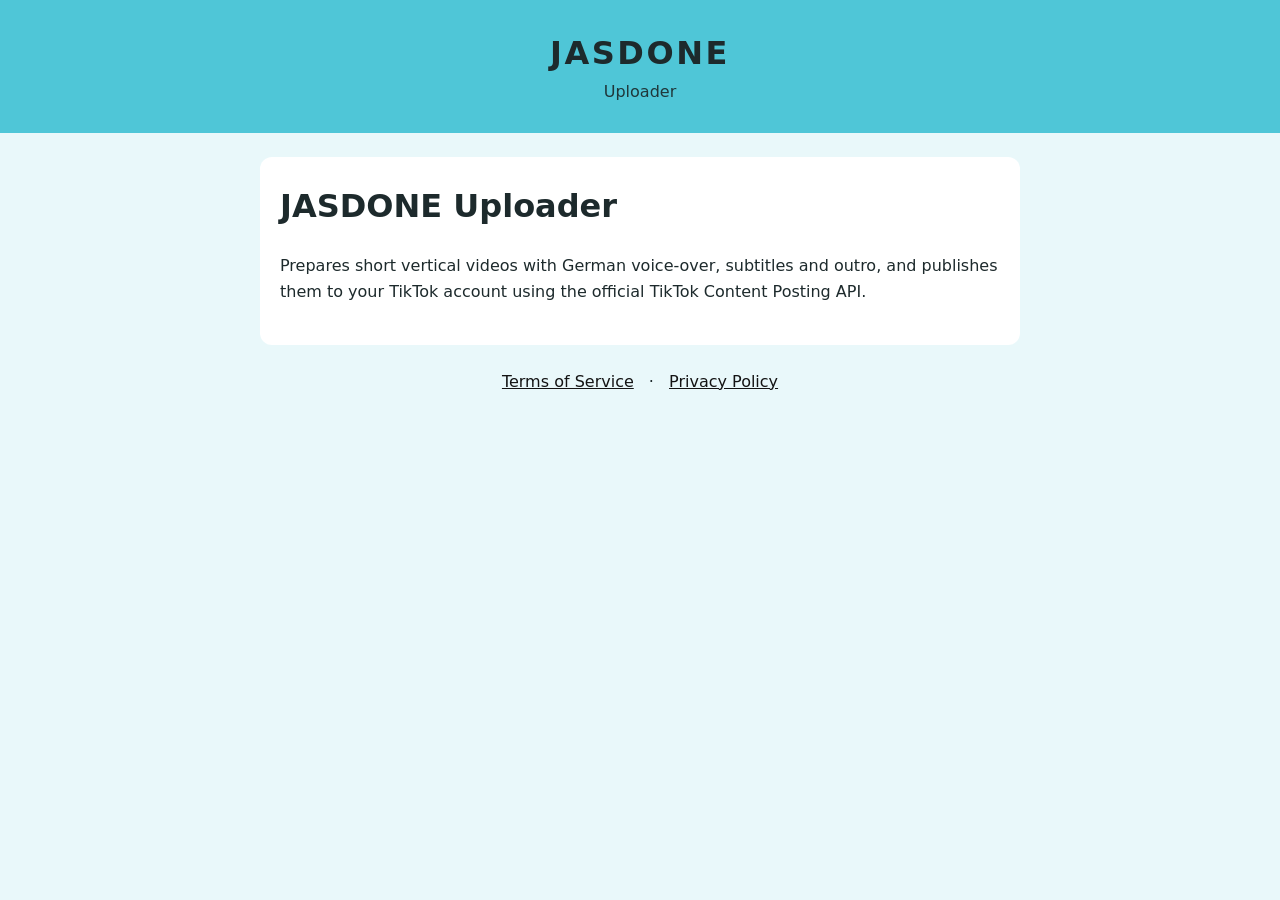
<file: index.html>
<!doctype html>
<html lang="en">
<head>
  <meta charset="utf-8">
  <meta name="viewport" content="width=device-width, initial-scale=1">
  <title>JASDONE Uploader</title>
  <link rel="stylesheet" href="style.css">
</head>
<body>
  <header>
    <div class="brand">JASDONE</div>
    <div class="sub">Uploader</div>
  </header>
  <main>
    <h1>JASDONE Uploader</h1>
    <p>Prepares short vertical videos with German voice-over, subtitles and outro, and publishes them to
      your TikTok account using the official TikTok Content Posting API.</p>
  </main>
  <nav><a href="terms.html">Terms of Service</a> · <a href="privacy.html">Privacy Policy</a></nav>
</body>
</html>
</file>
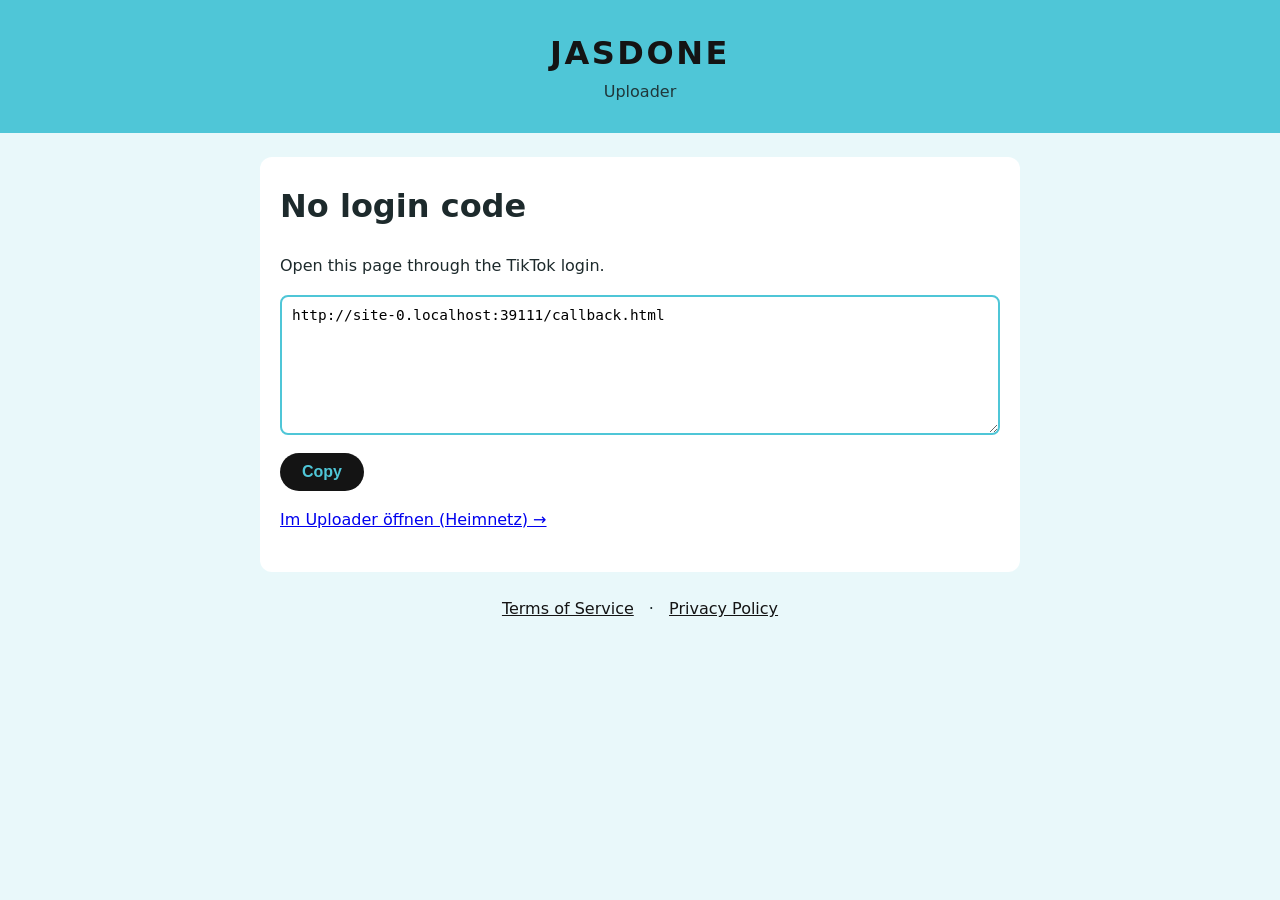
<file: callback.html>
<!doctype html>
<html lang="en">
<head>
  <meta charset="utf-8">
  <meta name="viewport" content="width=device-width, initial-scale=1">
  <title>Login – JASDONE Uploader</title>
  <link rel="stylesheet" href="style.css">
</head>
<body>
  <header>
    <a href="index.html"><div class="brand">JASDONE</div></a>
    <div class="sub">Uploader</div>
  </header>
  <main>
    <h1 id="headline">Login complete</h1>
    <p id="info">Copy this address and paste it into the uploader to finish connecting your account.</p>
    <textarea id="url" readonly></textarea>
    <button id="copy" type="button">Copy</button>
    <p><a id="back" href="#">Im Uploader öffnen (Heimnetz) →</a></p>
  </main>
  <nav><a href="terms.html">Terms of Service</a> · <a href="privacy.html">Privacy Policy</a></nav>
  <script>
    const params = new URLSearchParams(location.search);
    const field = document.getElementById("url");
    field.value = location.href;
    if (params.get("error")) {
      document.getElementById("headline").textContent = "Login failed";
      document.getElementById("info").textContent =
        "TikTok reported: " + (params.get("error_description") || params.get("error"));
    } else if (!params.get("code")) {
      document.getElementById("headline").textContent = "No login code";
      document.getElementById("info").textContent = "Open this page through the TikTok login.";
    }
    document.getElementById("back").href = "http://192.168.188.21:8090/tiktok/callback" + location.search;
    document.getElementById("copy").addEventListener("click", async () => {
      field.select();
      try { await navigator.clipboard.writeText(field.value); } catch (e) { document.execCommand("copy"); }
      document.getElementById("copy").textContent = "Copied ✓";
    });
  </script>
</body>
</html>
</file>
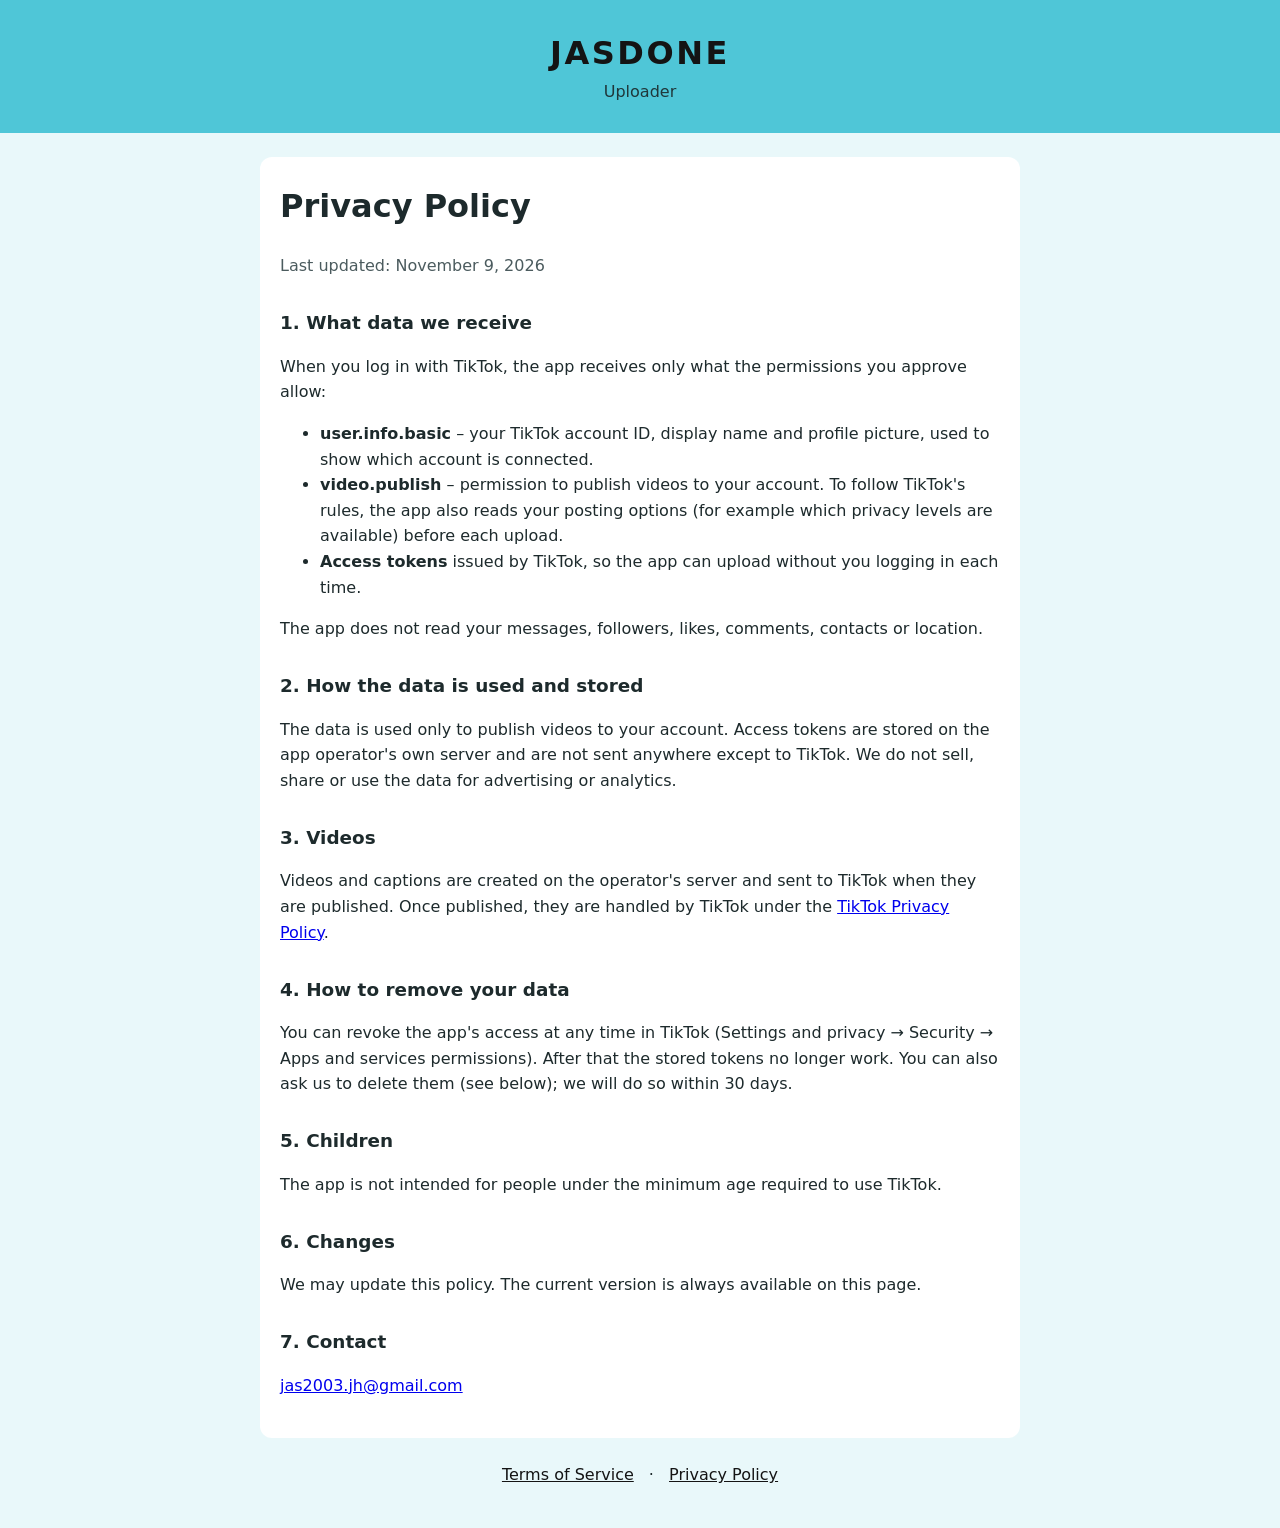
<file: privacy.html>
<!doctype html>
<html lang="en">
<head>
  <meta charset="utf-8">
  <meta name="viewport" content="width=device-width, initial-scale=1">
  <title>Privacy Policy – JASDONE Uploader</title>
  <link rel="stylesheet" href="style.css">
</head>
<body>
  <header>
    <a href="index.html"><div class="brand">JASDONE</div></a>
    <div class="sub">Uploader</div>
  </header>
  <main>
    <h1>Privacy Policy</h1>
    <p class="muted">Last updated: November 9, 2026</p>

    <h2>1. What data we receive</h2>
    <p>When you log in with TikTok, the app receives only what the permissions you approve allow:</p>
    <ul>
      <li><strong>user.info.basic</strong> – your TikTok account ID, display name and profile picture,
        used to show which account is connected.</li>
      <li><strong>video.publish</strong> – permission to publish videos to your account. To follow TikTok's
        rules, the app also reads your posting options (for example which privacy levels are available)
        before each upload.</li>
      <li><strong>Access tokens</strong> issued by TikTok, so the app can upload without you logging in each time.</li>
    </ul>
    <p>The app does not read your messages, followers, likes, comments, contacts or location.</p>

    <h2>2. How the data is used and stored</h2>
    <p>The data is used only to publish videos to your account. Access tokens are stored on the app
      operator's own server and are not sent anywhere except to TikTok. We do not sell, share or use the
      data for advertising or analytics.</p>

    <h2>3. Videos</h2>
    <p>Videos and captions are created on the operator's server and sent to TikTok when they are published.
      Once published, they are handled by TikTok under the
      <a href="https://www.tiktok.com/legal/privacy-policy">TikTok Privacy Policy</a>.</p>

    <h2>4. How to remove your data</h2>
    <p>You can revoke the app's access at any time in TikTok (Settings and privacy → Security → Apps and
      services permissions). After that the stored tokens no longer work. You can also ask us to delete them
      (see below); we will do so within 30 days.</p>

    <h2>5. Children</h2>
    <p>The app is not intended for people under the minimum age required to use TikTok.</p>

    <h2>6. Changes</h2>
    <p>We may update this policy. The current version is always available on this page.</p>

    <h2>7. Contact</h2>
    <p><a href="mailto:jas2003.jh@gmail.com">jas2003.jh@gmail.com</a></p>
  </main>
  <nav><a href="terms.html">Terms of Service</a> · <a href="privacy.html">Privacy Policy</a></nav>
</body>
</html>
</file>
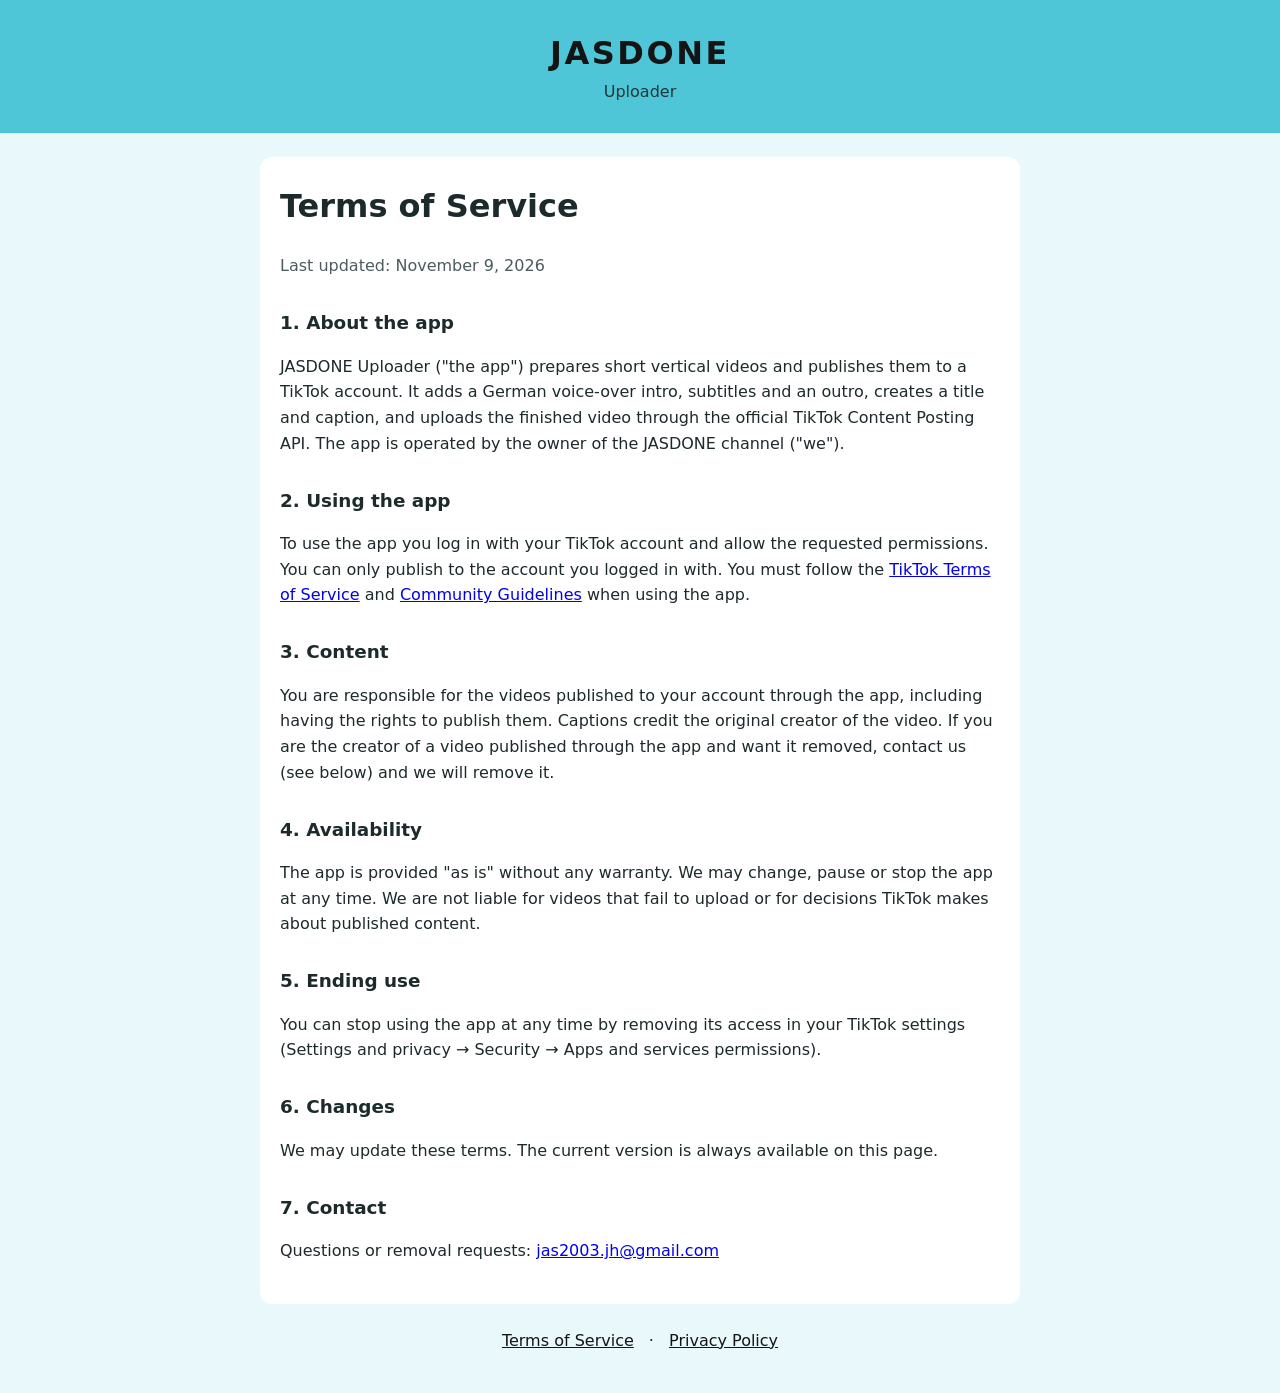
<file: terms.html>
<!doctype html>
<html lang="en">
<head>
  <meta charset="utf-8">
  <meta name="viewport" content="width=device-width, initial-scale=1">
  <title>Terms of Service – JASDONE Uploader</title>
  <link rel="stylesheet" href="style.css">
</head>
<body>
  <header>
    <a href="index.html"><div class="brand">JASDONE</div></a>
    <div class="sub">Uploader</div>
  </header>
  <main>
    <h1>Terms of Service</h1>
    <p class="muted">Last updated: November 9, 2026</p>

    <h2>1. About the app</h2>
    <p>JASDONE Uploader ("the app") prepares short vertical videos and publishes them to a TikTok account.
      It adds a German voice-over intro, subtitles and an outro, creates a title and caption, and uploads
      the finished video through the official TikTok Content Posting API. The app is operated by the owner
      of the JASDONE channel ("we").</p>

    <h2>2. Using the app</h2>
    <p>To use the app you log in with your TikTok account and allow the requested permissions. You can only
      publish to the account you logged in with. You must follow the
      <a href="https://www.tiktok.com/legal/terms-of-service">TikTok Terms of Service</a> and
      <a href="https://www.tiktok.com/community-guidelines">Community Guidelines</a> when using the app.</p>

    <h2>3. Content</h2>
    <p>You are responsible for the videos published to your account through the app, including having the
      rights to publish them. Captions credit the original creator of the video. If you are the creator of a
      video published through the app and want it removed, contact us (see below) and we will remove it.</p>

    <h2>4. Availability</h2>
    <p>The app is provided "as is" without any warranty. We may change, pause or stop the app at any time.
      We are not liable for videos that fail to upload or for decisions TikTok makes about published content.</p>

    <h2>5. Ending use</h2>
    <p>You can stop using the app at any time by removing its access in your TikTok settings
      (Settings and privacy → Security → Apps and services permissions).</p>

    <h2>6. Changes</h2>
    <p>We may update these terms. The current version is always available on this page.</p>

    <h2>7. Contact</h2>
    <p>Questions or removal requests: <a href="mailto:jas2003.jh@gmail.com">jas2003.jh@gmail.com</a></p>
  </main>
  <nav><a href="terms.html">Terms of Service</a> · <a href="privacy.html">Privacy Policy</a></nav>
</body>
</html>
</file>
<file: style.css>
:root {
  --turquoise: #4fc6d7;
  --dark: #141414;
  --text: #1d2a2c;
  --muted: #4b5b5e;
  --card: #ffffff;
  --bg: #e9f8fa;
}
* { box-sizing: border-box; }
body {
  margin: 0;
  font-family: system-ui, -apple-system, "Segoe UI", Roboto, sans-serif;
  line-height: 1.6;
  color: var(--text);
  background: var(--bg);
}
header {
  background: var(--turquoise);
  padding: 28px 16px;
  text-align: center;
}
header a { color: var(--dark); text-decoration: none; }
header .brand { font-size: 2rem; font-weight: 800; letter-spacing: 0.08em; }
header .sub { color: var(--dark); opacity: 0.8; }
main {
  max-width: 760px;
  margin: 24px auto;
  padding: 24px 20px;
  background: var(--card);
  border-radius: 12px;
}
h1 { margin-top: 0; }
h2 { margin-top: 1.6em; font-size: 1.15rem; }
.muted { color: var(--muted); }
nav { text-align: center; margin: 24px 16px 40px; }
nav a { color: var(--dark); margin: 0 10px; }
code, textarea {
  font-family: ui-monospace, Menlo, Consolas, monospace;
}
textarea {
  width: 100%;
  min-height: 140px;
  padding: 10px;
  border: 2px solid var(--turquoise);
  border-radius: 8px;
  font-size: 0.9rem;
}
button {
  margin-top: 10px;
  padding: 10px 22px;
  border: 0;
  border-radius: 999px;
  background: var(--dark);
  color: var(--turquoise);
  font-weight: 700;
  font-size: 1rem;
  cursor: pointer;
}
</file>
